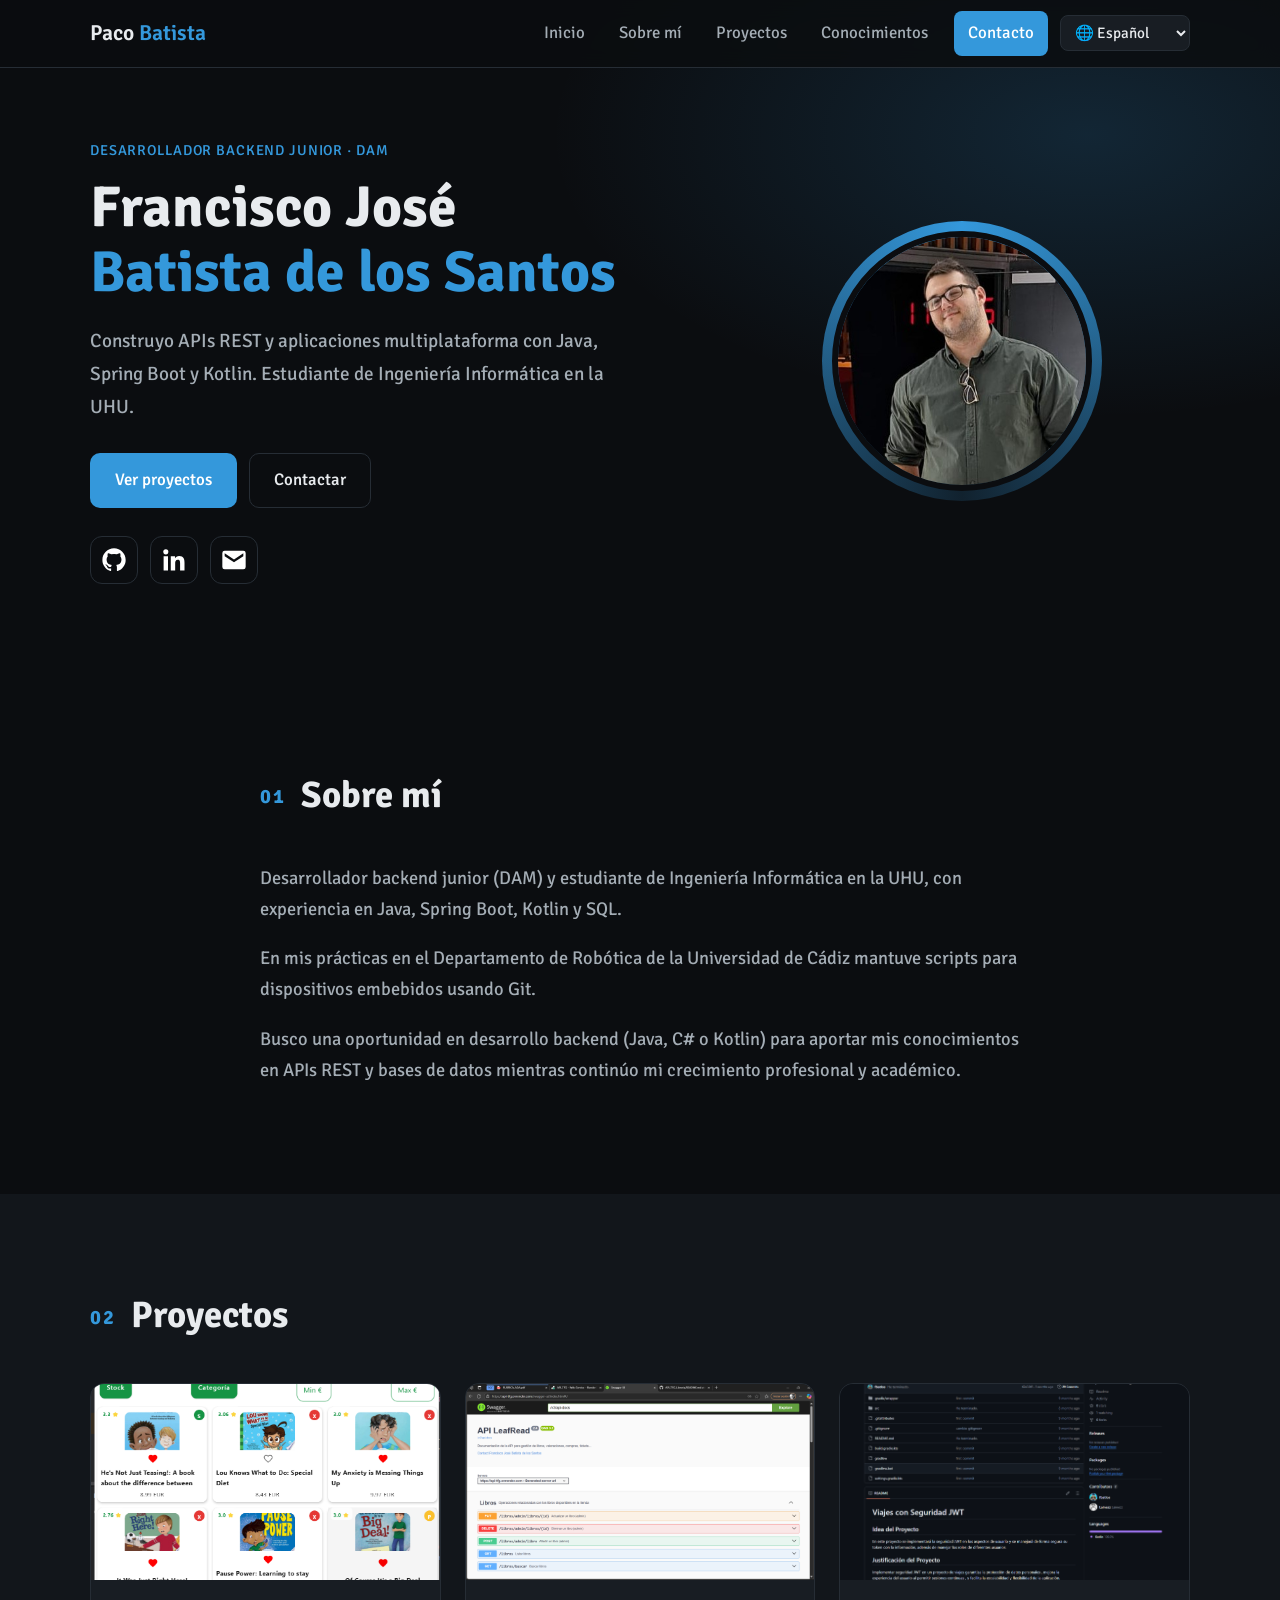
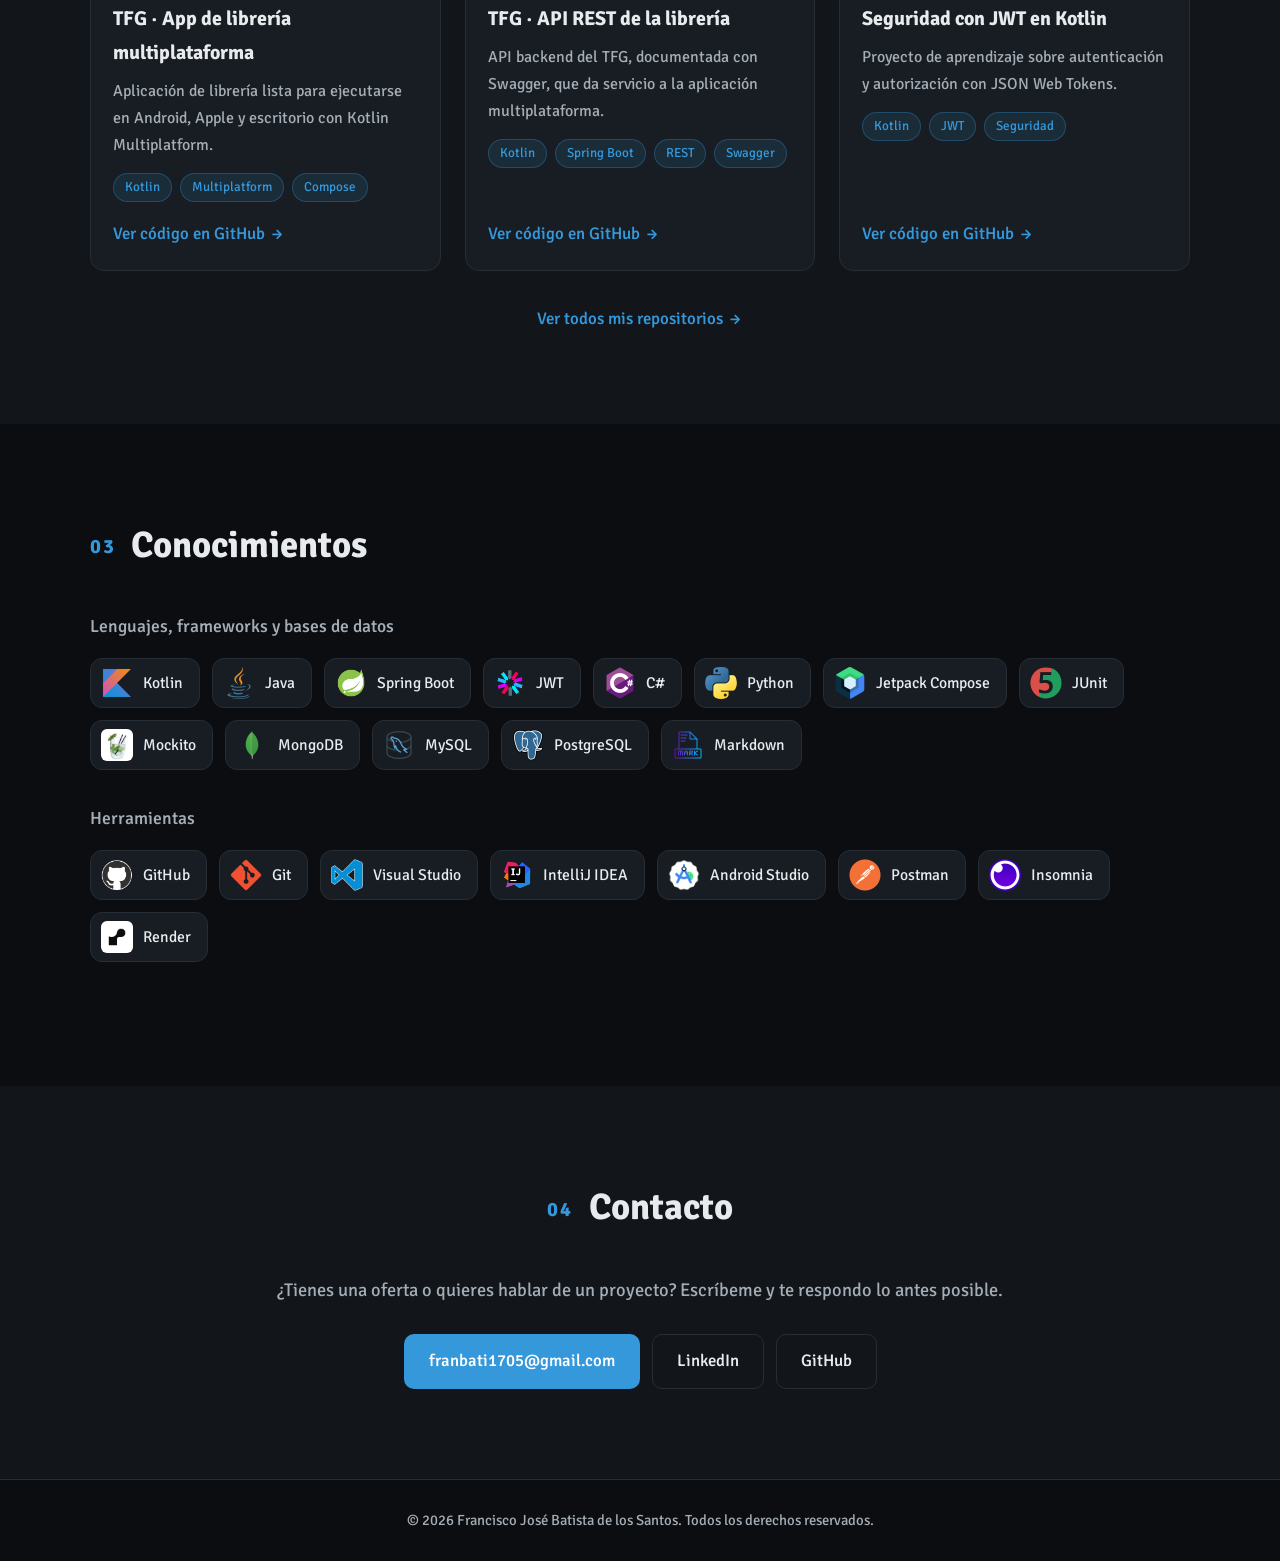
<file: index.html>
<!DOCTYPE html>
<html lang="es">
<head>
    <meta charset="UTF-8">
    <meta name="viewport" content="width=device-width, initial-scale=1.0">

    <title>Francisco José Batista de los Santos | Desarrollador Backend Junior</title>
    <meta name="description" content="Portafolio de Francisco José Batista de los Santos (Paco Batista): desarrollador backend junior (DAM) con experiencia en Java, Spring Boot, Kotlin y SQL.">
    <meta name="author" content="Francisco José Batista de los Santos">
    <meta name="robots" content="index, follow">
    <meta name="theme-color" content="#0b0d10">
    <meta name="google-site-verification" content="V9QgSiKUlnUY0foyw1AYDyR2bO1hayaC3dq7-XpefSc">
    <link rel="canonical" href="https://fbatlos.github.io/Portafolio-Web/">
    <link rel="icon" type="image/jpeg" href="./img/perfilImg.jpg">

    <!-- Open Graph / Twitter -->
    <meta property="og:title" content="Francisco José Batista de los Santos | Desarrollador Backend Junior">
    <meta property="og:description" content="Desarrollador backend junior (DAM) con experiencia en Java, Spring Boot, Kotlin y SQL.">
    <meta property="og:url" content="https://fbatlos.github.io/Portafolio-Web/">
    <meta property="og:type" content="website">
    <meta property="og:locale" content="es_ES">
    <meta property="og:image" content="https://fbatlos.github.io/Portafolio-Web/img/perfilImg.jpg">
    <meta name="twitter:card" content="summary">

    <link rel="preconnect" href="https://fonts.googleapis.com">
    <link rel="preconnect" href="https://fonts.gstatic.com" crossorigin>
    <link href="https://fonts.googleapis.com/css2?family=Signika:wght@300..700&display=swap" rel="stylesheet">
    <link rel="stylesheet" href="style.css">
</head>
<body>

    <a class="skip-link" href="#main">Saltar al contenido</a>

    <header class="site-header">
        <div class="container nav-bar">
            <a class="brand notranslate" translate="no" href="#inicio" aria-label="Inicio">Paco <span>Batista</span></a>

            <button class="nav-toggle" type="button" aria-label="Abrir menú" aria-expanded="false" aria-controls="menu">
                <span></span><span></span><span></span>
            </button>

            <nav id="menu" class="nav-menu" aria-label="Principal">
                <ul>
                    <li><a href="#inicio">Inicio</a></li>
                    <li><a href="#sobre-mi">Sobre mí</a></li>
                    <li><a href="#proyectos">Proyectos</a></li>
                    <li><a href="#conocimientos">Conocimientos</a></li>
                    <li><a href="#contacto" class="nav-cta">Contacto</a></li>
                    <li class="lang-item notranslate" translate="no">
                        <label class="sr-only" for="lang">Idioma / Language</label>
                        <select id="lang" aria-label="Idioma / Language">
                            <option value="es">🌐 Español</option>
                            <option value="en">English</option>
                            <option value="fr">Français</option>
                            <option value="de">Deutsch</option>
                            <option value="it">Italiano</option>
                            <option value="pt">Português</option>
                            <option value="ca">Català</option>
                            <option value="eu">Euskara</option>
                            <option value="gl">Galego</option>
                            <option value="nl">Nederlands</option>
                            <option value="pl">Polski</option>
                            <option value="ro">Română</option>
                            <option value="sv">Svenska</option>
                            <option value="tr">Türkçe</option>
                            <option value="ru">Русский</option>
                            <option value="uk">Українська</option>
                            <option value="ar">العربية</option>
                            <option value="hi">हिन्दी</option>
                            <option value="zh-CN">中文 (简体)</option>
                            <option value="ja">日本語</option>
                            <option value="ko">한국어</option>
                        </select>
                    </li>
                </ul>
            </nav>
        </div>
    </header>

    <main id="main">

        <!-- Hero -->
        <section class="hero" id="inicio">
            <div class="container hero-grid">
                <div class="hero-text">
                    <p class="eyebrow">Desarrollador backend junior · DAM</p>
                    <h1 class="notranslate" translate="no">Francisco José <span>Batista de los Santos</span></h1>
                    <p class="lead">Construyo APIs REST y aplicaciones multiplataforma con Java, Spring Boot y Kotlin. Estudiante de Ingeniería Informática en la UHU.</p>

                    <div class="hero-actions">
                        <a class="btn btn-primary" href="#proyectos">Ver proyectos</a>
                        <a class="btn btn-ghost" href="#contacto">Contactar</a>
                    </div>

                    <ul class="social-list" aria-label="Redes">
                        <li><a href="https://github.com/fbatlos" target="_blank" rel="noopener noreferrer" aria-label="GitHub"><img src="./img/github.svg" alt="" width="28" height="28"></a></li>
                        <li><a href="https://www.linkedin.com/in/francisco-josé-batista-de-los-santos-4873212b0" target="_blank" rel="noopener noreferrer" aria-label="LinkedIn"><img src="./img/linkedin.svg" alt="" width="28" height="28"></a></li>
                        <li><a href="mailto:franbati1705@gmail.com" aria-label="Enviar correo"><img src="./img/message.svg" alt="" width="28" height="28"></a></li>
                    </ul>
                </div>

                <div class="hero-photo">
                    <div class="photo-ring">
                        <img src="./img/perfilImg.jpg" alt="Foto de Francisco José Batista de los Santos" width="260" height="260">
                    </div>
                </div>
            </div>
        </section>

        <!-- Sobre mí -->
        <section class="section" id="sobre-mi">
            <div class="container narrow">
                <h2 class="section-title"><span>01</span> Sobre mí</h2>
                <p class="about-text">Desarrollador backend junior (DAM) y estudiante de Ingeniería Informática en la UHU, con experiencia en Java, Spring Boot, Kotlin y SQL.</p>
                <p class="about-text">En mis prácticas en el Departamento de Robótica de la Universidad de Cádiz mantuve scripts para dispositivos embebidos usando Git.</p>
                <p class="about-text">Busco una oportunidad en desarrollo backend (Java, C# o Kotlin) para aportar mis conocimientos en APIs REST y bases de datos mientras continúo mi crecimiento profesional y académico.</p>
            </div>
        </section>

        <!-- Proyectos -->
        <section class="section section-alt" id="proyectos">
            <div class="container">
                <h2 class="section-title"><span>02</span> Proyectos</h2>

                <div class="project-grid">

                    <article class="card">
                        <a class="card-media" href="https://github.com/fbatlos/KotlinLibreriaKMP" target="_blank" rel="noopener noreferrer" tabindex="-1" aria-hidden="true">
                            <img src="./img/tfg-libreria.png" alt="" loading="lazy" width="600" height="340">
                        </a>
                        <div class="card-body">
                            <h3>TFG · App de librería multiplataforma</h3>
                            <p>Aplicación de librería lista para ejecutarse en Android, Apple y escritorio con Kotlin Multiplatform.</p>
                            <ul class="tags">
                                <li>Kotlin</li><li>Multiplatform</li><li>Compose</li>
                            </ul>
                            <a class="card-link" href="https://github.com/fbatlos/KotlinLibreriaKMP" target="_blank" rel="noopener noreferrer">Ver código en GitHub <span aria-hidden="true">→</span></a>
                        </div>
                    </article>

                    <article class="card">
                        <a class="card-media" href="https://github.com/fbatlos/API_TFG_Libreria" target="_blank" rel="noopener noreferrer" tabindex="-1" aria-hidden="true">
                            <img src="./img/demostracionSwagger.png" alt="" loading="lazy" width="600" height="340">
                        </a>
                        <div class="card-body">
                            <h3>TFG · API REST de la librería</h3>
                            <p>API backend del TFG, documentada con Swagger, que da servicio a la aplicación multiplataforma.</p>
                            <ul class="tags">
                                <li>Kotlin</li><li>Spring Boot</li><li>REST</li><li>Swagger</li>
                            </ul>
                            <a class="card-link" href="https://github.com/fbatlos/API_TFG_Libreria" target="_blank" rel="noopener noreferrer">Ver código en GitHub <span aria-hidden="true">→</span></a>
                        </div>
                    </article>

                    <article class="card">
                        <a class="card-media" href="https://github.com/fbatlos/SeguridadJWT_Kotlin" target="_blank" rel="noopener noreferrer" tabindex="-1" aria-hidden="true">
                            <img src="./img/jwt-learning.png" alt="" loading="lazy" width="600" height="340">
                        </a>
                        <div class="card-body">
                            <h3>Seguridad con JWT en Kotlin</h3>
                            <p>Proyecto de aprendizaje sobre autenticación y autorización con JSON Web Tokens.</p>
                            <ul class="tags">
                                <li>Kotlin</li><li>JWT</li><li>Seguridad</li>
                            </ul>
                            <a class="card-link" href="https://github.com/fbatlos/SeguridadJWT_Kotlin" target="_blank" rel="noopener noreferrer">Ver código en GitHub <span aria-hidden="true">→</span></a>
                        </div>
                    </article>

                </div>

                <p class="more"><a href="https://github.com/fbatlos?tab=repositories" target="_blank" rel="noopener noreferrer">Ver todos mis repositorios <span aria-hidden="true">→</span></a></p>
            </div>
        </section>

        <!-- Conocimientos -->
        <section class="section" id="conocimientos">
            <div class="container">
                <h2 class="section-title"><span>03</span> Conocimientos</h2>

                <h3 class="group-title">Lenguajes, frameworks y bases de datos</h3>
                <ul class="chips notranslate" translate="no">
                    <li><img src="./img/file_type_kotlin_icon_130487.png" alt="" width="32" height="32" loading="lazy">Kotlin</li>
                    <li><img src="./img/java.png" alt="" width="32" height="32" loading="lazy">Java</li>
                    <li><img src="./img/spring-icon.png" alt="" width="32" height="32" loading="lazy">Spring Boot</li>
                    <li><img src="./img/jwt-logo.png" alt="" width="32" height="32" loading="lazy">JWT</li>
                    <li><img src="./img/csharp_original_logo_icon_146578.png" alt="" width="32" height="32" loading="lazy">C#</li>
                    <li><img src="./img/python.png" alt="" width="32" height="32" loading="lazy">Python</li>
                    <li><img src="./img/jetpackcompose-original-8x.png" alt="" width="32" height="32" loading="lazy">Jetpack Compose</li>
                    <li><img src="./img/junit-logo.png" alt="" width="32" height="32" loading="lazy">JUnit</li>
                    <li><img src="./img/mockito-icon.jpeg" alt="" width="32" height="32" loading="lazy">Mockito</li>
                    <li><img src="./img/file_type_mongo_icon_130383.png" alt="" width="32" height="32" loading="lazy">MongoDB</li>
                    <li><img src="./img/mysql-database.png" alt="" width="32" height="32" loading="lazy">MySQL</li>
                    <li><img src="./img/postgresql_original_logo_icon_146391.png" alt="" width="32" height="32" loading="lazy">PostgreSQL</li>
                    <li><img src="./img/markdown.png" alt="" width="32" height="32" loading="lazy">Markdown</li>
                </ul>

                <h3 class="group-title">Herramientas</h3>
                <ul class="chips notranslate" translate="no">
                    <li><img src="./img/github-icon.png" alt="" width="32" height="32" loading="lazy">GitHub</li>
                    <li><img src="./img/git-icon.png" alt="" width="32" height="32" loading="lazy">Git</li>
                    <li><img src="./img/vsc-icon.png" alt="" width="32" height="32" loading="lazy">Visual Studio</li>
                    <li><img src="./img/intellij-idea-logo.png" alt="" width="32" height="32" loading="lazy">IntelliJ IDEA</li>
                    <li><img src="./img/Android_Studio_icon.png" alt="" width="32" height="32" loading="lazy">Android Studio</li>
                    <li><img src="./img/postman-logo.png" alt="" width="32" height="32" loading="lazy">Postman</li>
                    <li><img src="./img/insomnia-logo.png" alt="" width="32" height="32" loading="lazy">Insomnia</li>
                    <li><img src="./img/render.jpeg" alt="" width="32" height="32" loading="lazy">Render</li>
                </ul>
            </div>
        </section>

        <!-- Contacto -->
        <section class="section section-alt" id="contacto">
            <div class="container narrow contact">
                <h2 class="section-title"><span>04</span> Contacto</h2>
                <p class="about-text">¿Tienes una oferta o quieres hablar de un proyecto? Escríbeme y te respondo lo antes posible.</p>
                <div class="hero-actions center">
                    <a class="btn btn-primary" href="mailto:franbati1705@gmail.com">franbati1705@gmail.com</a>
                    <a class="btn btn-ghost" href="https://www.linkedin.com/in/francisco-josé-batista-de-los-santos-4873212b0" target="_blank" rel="noopener noreferrer">LinkedIn</a>
                    <a class="btn btn-ghost" href="https://github.com/fbatlos" target="_blank" rel="noopener noreferrer">GitHub</a>
                </div>
            </div>
        </section>

    </main>

    <footer class="site-footer">
        <p>&copy; <span id="year">2026</span> Francisco José Batista de los Santos. Todos los derechos reservados.</p>
    </footer>

    <div id="google_translate_element" hidden></div>

    <script>
        /* Language selector: drives the Google Translate website widget through its "googtrans" cookie. */
        (function () {
            var select = document.getElementById('lang');
            var SOURCE = 'es';

            function readLang() {
                var m = document.cookie.match(/(?:^|;\s*)googtrans=\/[^/]+\/([^;]+)/);
                return m ? decodeURIComponent(m[1]) : SOURCE;
            }

            function setCookie(value, days) {
                var host = location.hostname;
                var exp = days ? '; max-age=' + days * 86400 : '; max-age=0';
                document.cookie = 'googtrans=' + value + '; path=/' + exp;
                document.cookie = 'googtrans=' + value + '; path=/; domain=' + host + exp;
            }

            if (select) {
                var current = readLang();
                if (select.querySelector('option[value="' + current + '"]')) { select.value = current; }

                select.addEventListener('change', function () {
                    if (select.value === SOURCE) {
                        setCookie('', 0);
                    } else {
                        setCookie('/' + SOURCE + '/' + select.value, 365);
                    }
                    location.reload();
                });
            }

            window.googleTranslateElementInit = function () {
                new google.translate.TranslateElement({
                    pageLanguage: SOURCE,
                    autoDisplay: false
                }, 'google_translate_element');
            };

            /* Only load Google's script once a translation has been chosen. */
            if (readLang() !== SOURCE) {
                var s = document.createElement('script');
                s.src = 'https://translate.google.com/translate_a/element.js?cb=googleTranslateElementInit';
                s.async = true;
                document.body.appendChild(s);
            }
        })();
    </script>

    <script>
        (function () {
            var toggle = document.querySelector('.nav-toggle');
            var menu = document.getElementById('menu');
            var year = document.getElementById('year');
            if (year) { year.textContent = new Date().getFullYear(); }
            if (!toggle || !menu) { return; }

            function setOpen(open) {
                menu.classList.toggle('open', open);
                toggle.setAttribute('aria-expanded', String(open));
                toggle.setAttribute('aria-label', open ? 'Cerrar menú' : 'Abrir menú');
            }

            toggle.addEventListener('click', function () {
                setOpen(!menu.classList.contains('open'));
            });
            menu.addEventListener('click', function (e) {
                if (e.target.tagName === 'A') { setOpen(false); }
            });
        })();
    </script>
</body>
</html>
</file>
<file: style.css>
*,
*::before,
*::after {
    box-sizing: border-box;
    margin: 0;
    padding: 0;
}

:root {
    --primary: #3498db;
    --primary-dark: #2677ad;
    --text: #e8ebee;
    --text-muted: #a4adb5;
    --bg: #0b0d10;
    --bg-alt: #12161b;
    --surface: #181d23;
    --border: #262d35;
    --radius: 14px;
    --header-h: 68px;
}

html {
    scroll-behavior: smooth;
    scroll-padding-top: var(--header-h);
}

body {
    font-family: 'Signika', system-ui, -apple-system, 'Segoe UI', sans-serif;
    font-size: 1.05rem;
    line-height: 1.7;
    color: var(--text);
    background: var(--bg);
    -webkit-font-smoothing: antialiased;
}

img {
    display: block;
    max-width: 100%;
}

ul {
    list-style: none;
}

a {
    color: inherit;
}

:focus-visible {
    outline: 3px solid var(--primary);
    outline-offset: 3px;
    border-radius: 4px;
}

.container {
    width: min(1100px, 100% - 40px);
    margin-inline: auto;
}

.narrow {
    width: min(760px, 100% - 40px);
}

.skip-link {
    position: absolute;
    left: 12px;
    top: -60px;
    z-index: 2000;
    background: var(--primary);
    color: #fff;
    padding: 10px 16px;
    border-radius: 8px;
    text-decoration: none;
}

.skip-link:focus {
    top: 12px;
}

/* Header */

.site-header {
    position: fixed;
    inset: 0 0 auto 0;
    z-index: 1000;
    height: var(--header-h);
    background: rgba(11, 13, 16, 0.85);
    backdrop-filter: blur(10px);
    -webkit-backdrop-filter: blur(10px);
    border-bottom: 1px solid var(--border);
}

.nav-bar {
    height: 100%;
    display: flex;
    align-items: center;
    justify-content: space-between;
}

.brand {
    font-size: 1.35rem;
    font-weight: 600;
    text-decoration: none;
}

.brand span,
.hero h1 span,
.section-title span {
    color: var(--primary);
}

.nav-menu ul {
    display: flex;
    align-items: center;
    gap: 6px;
}

.nav-menu a {
    display: block;
    padding: 8px 14px;
    border-radius: 8px;
    text-decoration: none;
    color: var(--text-muted);
    transition: color 0.2s, background 0.2s;
}

.nav-menu a:hover {
    color: var(--text);
    background: var(--surface);
}

.nav-menu a.nav-cta {
    color: #fff;
    background: var(--primary);
    margin-left: 6px;
}

.nav-menu a.nav-cta:hover {
    background: var(--primary-dark);
}

.nav-toggle {
    display: none;
    width: 44px;
    height: 44px;
    background: none;
    border: 1px solid var(--border);
    border-radius: 10px;
    cursor: pointer;
    flex-direction: column;
    justify-content: center;
    align-items: center;
    gap: 5px;
}

.nav-toggle span {
    width: 20px;
    height: 2px;
    background: var(--text);
    border-radius: 2px;
}

/* Hero */

.hero {
    padding: calc(var(--header-h) + 70px) 0 90px;
    background:
        radial-gradient(60% 60% at 85% 20%, rgba(52, 152, 219, 0.18), transparent 70%),
        var(--bg);
}

.hero-grid {
    display: grid;
    grid-template-columns: 1.3fr 1fr;
    align-items: center;
    gap: 50px;
}

.eyebrow {
    color: var(--primary);
    font-weight: 500;
    letter-spacing: 0.06em;
    text-transform: uppercase;
    font-size: 0.9rem;
    margin-bottom: 14px;
}

.hero h1 {
    font-size: clamp(2.2rem, 5vw, 3.6rem);
    line-height: 1.12;
    margin-bottom: 20px;
}

.hero h1 span {
    display: block;
}

.lead {
    font-size: 1.2rem;
    color: var(--text-muted);
    max-width: 560px;
    margin-bottom: 30px;
}

.hero-actions {
    display: flex;
    flex-wrap: wrap;
    gap: 12px;
    margin-bottom: 28px;
}

.hero-actions.center {
    justify-content: center;
    margin-top: 28px;
    margin-bottom: 0;
}

.btn {
    display: inline-block;
    padding: 12px 24px;
    border-radius: 10px;
    font-weight: 500;
    text-decoration: none;
    border: 1px solid transparent;
    transition: transform 0.2s, background 0.2s, border-color 0.2s;
}

.btn:hover {
    transform: translateY(-2px);
}

.btn-primary {
    background: var(--primary);
    color: #fff;
}

.btn-primary:hover {
    background: var(--primary-dark);
}

.btn-ghost {
    border-color: var(--border);
    color: var(--text);
}

.btn-ghost:hover {
    border-color: var(--primary);
}

.social-list {
    display: flex;
    gap: 12px;
}

.social-list a {
    display: grid;
    place-items: center;
    width: 48px;
    height: 48px;
    border: 1px solid var(--border);
    border-radius: 12px;
    transition: transform 0.2s, border-color 0.2s;
}

.social-list a:hover {
    transform: translateY(-3px);
    border-color: var(--primary);
}

.hero-photo {
    display: flex;
    justify-content: center;
}

.photo-ring {
    padding: 10px;
    border-radius: 50%;
    background: conic-gradient(var(--primary), rgba(52, 152, 219, 0.15), var(--primary));
}

.photo-ring img {
    width: min(260px, 60vw);
    height: min(260px, 60vw);
    border-radius: 50%;
    object-fit: cover;
    border: 6px solid var(--bg);
}

/* Sections */

.section {
    padding: 90px 0;
}

.section-alt {
    background: var(--bg-alt);
}

.section-title {
    font-size: clamp(1.7rem, 3.5vw, 2.3rem);
    margin-bottom: 36px;
}

.section-title span {
    font-size: 0.55em;
    vertical-align: middle;
    margin-right: 8px;
    letter-spacing: 0.08em;
}

.about-text {
    color: var(--text-muted);
    font-size: 1.15rem;
    margin-bottom: 18px;
}

/* Projects */

.project-grid {
    display: grid;
    grid-template-columns: repeat(auto-fit, minmax(290px, 1fr));
    gap: 24px;
}

.card {
    display: flex;
    flex-direction: column;
    background: var(--surface);
    border: 1px solid var(--border);
    border-radius: var(--radius);
    overflow: hidden;
    transition: transform 0.25s, border-color 0.25s, box-shadow 0.25s;
}

.card:hover {
    transform: translateY(-5px);
    border-color: var(--primary);
    box-shadow: 0 14px 30px rgba(0, 0, 0, 0.35);
}

.card-media {
    display: block;
    aspect-ratio: 16 / 9;
    background: var(--bg);
    overflow: hidden;
}

.card-media img {
    width: 100%;
    height: 100%;
    object-fit: cover;
}

.card-body {
    display: flex;
    flex-direction: column;
    flex: 1;
    padding: 22px;
}

.card-body h3 {
    font-size: 1.25rem;
    margin-bottom: 8px;
}

.card-body p {
    color: var(--text-muted);
    margin-bottom: 14px;
    font-size: 1rem;
}

.tags {
    display: flex;
    flex-wrap: wrap;
    gap: 8px;
    margin-bottom: 18px;
}

.tags li {
    font-size: 0.82rem;
    padding: 2px 11px;
    border-radius: 999px;
    color: var(--primary);
    background: rgba(52, 152, 219, 0.12);
    border: 1px solid rgba(52, 152, 219, 0.3);
}

.card-link,
.more a {
    margin-top: auto;
    color: var(--primary);
    font-weight: 500;
    text-decoration: none;
}

.card-link:hover,
.more a:hover {
    text-decoration: underline;
}

.more {
    margin-top: 34px;
    text-align: center;
}

/* Skills */

.group-title {
    font-size: 1.1rem;
    font-weight: 500;
    color: var(--text-muted);
    margin: 10px 0 16px;
}

.chips {
    display: flex;
    flex-wrap: wrap;
    gap: 12px;
    margin-bottom: 34px;
}

.chips li {
    display: flex;
    align-items: center;
    gap: 10px;
    padding: 8px 16px 8px 10px;
    background: var(--surface);
    border: 1px solid var(--border);
    border-radius: 12px;
    font-size: 0.98rem;
    transition: transform 0.2s, border-color 0.2s;
}

.chips li:hover {
    transform: translateY(-3px);
    border-color: var(--primary);
}

.chips img {
    width: 32px;
    height: 32px;
    object-fit: contain;
    border-radius: 6px;
}

/* Contact */

.contact {
    text-align: center;
}

/* Footer */

.site-footer {
    text-align: center;
    padding: 28px 20px;
    color: var(--text-muted);
    font-size: 0.92rem;
    border-top: 1px solid var(--border);
}

/* Language selector */

.sr-only {
    position: absolute;
    width: 1px;
    height: 1px;
    overflow: hidden;
    clip: rect(0, 0, 0, 0);
    white-space: nowrap;
}

.lang-item {
    margin-left: 6px;
}

.lang-item select {
    font: inherit;
    font-size: 0.95rem;
    color: var(--text);
    background: var(--surface);
    border: 1px solid var(--border);
    border-radius: 8px;
    padding: 7px 10px;
    cursor: pointer;
}

.lang-item select:hover {
    border-color: var(--primary);
}

/* Hide Google Translate's own banner and widget chrome */

body {
    top: 0 !important;
}

.skiptranslate iframe,
.goog-te-banner-frame,
#goog-gt-tt,
.goog-tooltip,
.goog-te-balloon-frame {
    display: none !important;
}

.goog-text-highlight {
    background: none !important;
    box-shadow: none !important;
}

/* Responsive */

@media (max-width: 820px) {
    .nav-toggle {
        display: flex;
    }

    .nav-menu {
        position: absolute;
        top: var(--header-h);
        left: 0;
        right: 0;
        background: var(--bg-alt);
        border-bottom: 1px solid var(--border);
        padding: 10px 20px 18px;
        display: none;
    }

    .nav-menu.open {
        display: block;
    }

    .nav-menu ul {
        flex-direction: column;
        align-items: stretch;
    }

    .nav-menu a.nav-cta {
        margin: 6px 0 0;
        text-align: center;
    }

    .lang-item {
        margin: 10px 0 0;
    }

    .lang-item select {
        width: 100%;
    }

    .hero {
        padding-top: calc(var(--header-h) + 40px);
    }

    .hero-grid {
        grid-template-columns: 1fr;
        text-align: center;
    }

    .hero-photo {
        order: -1;
    }

    .lead {
        margin-inline: auto;
    }

    .hero-actions,
    .social-list {
        justify-content: center;
    }

    .section {
        padding: 64px 0;
    }
}

@media (prefers-reduced-motion: reduce) {
    html {
        scroll-behavior: auto;
    }

    * {
        transition: none !important;
    }
}
</file>
